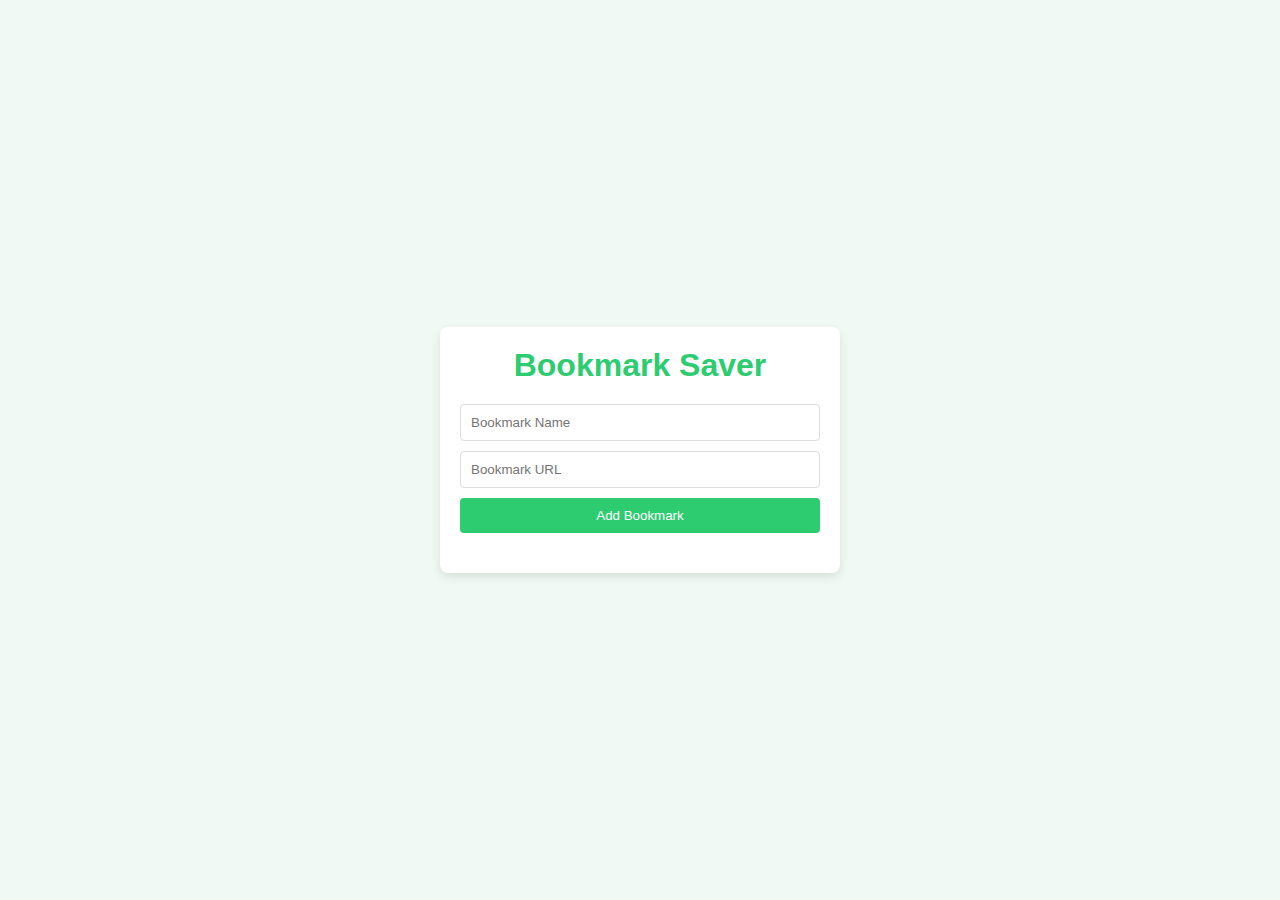
<file: Bookmark-Saver/index.html>
<!DOCTYPE html>
<html lang="en">
<head>
    <meta charset="UTF-8">
    <meta name="viewport" content="width=device-width, initial-scale=1.0">
    <title>Bookmark Saver</title>
    <link rel="stylesheet" href="style.css">
</head>
<body>
    
    <div class="app-container">
        <h1>Bookmark Saver</h1>
        <div class="input-container">
            <input type="text" id="bookmark-name" placeholder="Bookmark Name">
            <input type="url" id="bookmark-url" placeholder="Bookmark URL">
            <button id="add-bookmark">Add Bookmark</button>
        </div>

        <ul id="bookmark-list"></ul>
    </div>

    <script src="script.js"></script>
</body>
</html>
</file>
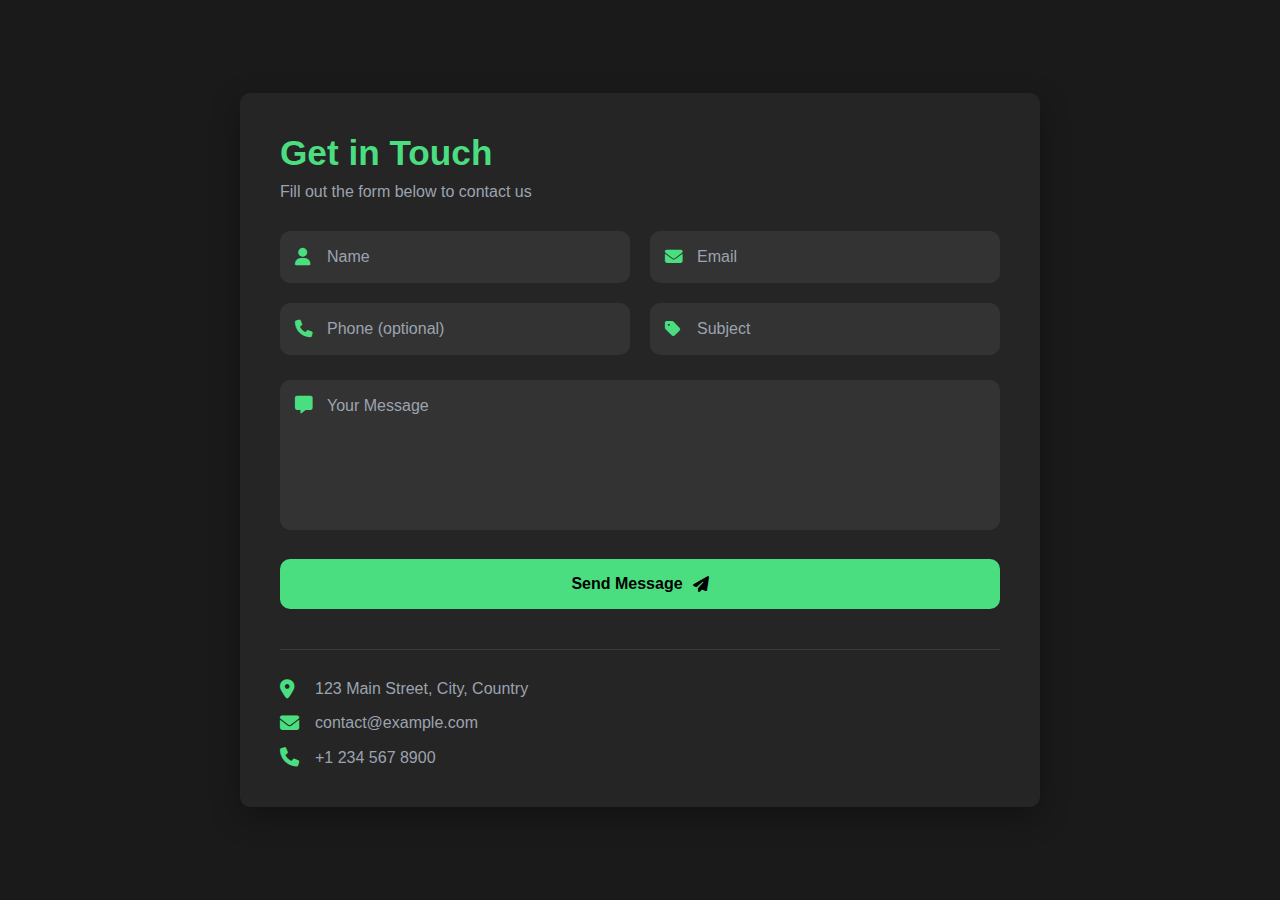
<file: Contact-Form/index.html>
<!DOCTYPE html>
<html lang="en">
  <head>
    <meta charset="UTF-8" />
    <meta name="viewport" content="width=device-width, initial-scale=1.0" />
    <title>Contact Form</title>
    <link rel="stylesheet" href="style.css" />
    <link
      rel="stylesheet"
      href="https://cdnjs.cloudflare.com/ajax/libs/font-awesome/6.7.2/css/all.min.css"
      integrity="sha512-Evv84Mr4kqVGRNSgIGL/F/aIDqQb7xQ2vcrdIwxfjThSH8CSR7PBEakCr51Ck+w+/U6swU2Im1vVX0SVk9ABhg=="
      crossorigin="anonymous"
      referrerpolicy="no-referrer"
    />
  </head>
  <body>

    <div class="container">
      <div class="form-container">
        
        <h1>Get in Touch</h1>
        <p>Fill out the form below to contact us</p>

        <form>
          <div class="input-group">
            <div class="input-field">
              <i class="fas fa-user"></i>
              <input type="text" placeholder="Name" required />
            </div>

            <div class="input-field">
              <i class="fas fa-envelope"></i>
              <input type="email" placeholder="Email" required />
            </div>

            <div class="input-field">
              <i class="fas fa-phone"></i>
              <input type="tel" placeholder="Phone (optional)" />
            </div>

            <div class="input-field">
              <i class="fas fa-tag"></i>
              <input type="text" placeholder="Subject" required />
            </div>
          </div>

          <div class="message-field">
            <i class="fas fa-message"></i>
            <textarea placeholder="Your Message" required></textarea>
          </div>

          <button type="submit">
            <div class="btn-content">
              <span>Send Message</span>
              <i class="fas fa-paper-plane"></i>
            </div>
          </button>
        </form>

        <div class="contact-info">
          <div class="info-item">
            <i class="fas fa-map-marker-alt"></i>
            <span>123 Main Street, City, Country</span>
          </div>
          <div class="info-item">
            <i class="fas fa-envelope"></i>
            <span>contact@example.com</span>
          </div>

          <div class="info-item">
            <i class="fas fa-phone"></i>
            <span>+1 234 567 8900</span>
          </div>
        </div>

      </div>
    </div>


  </body>
</html>
</file>
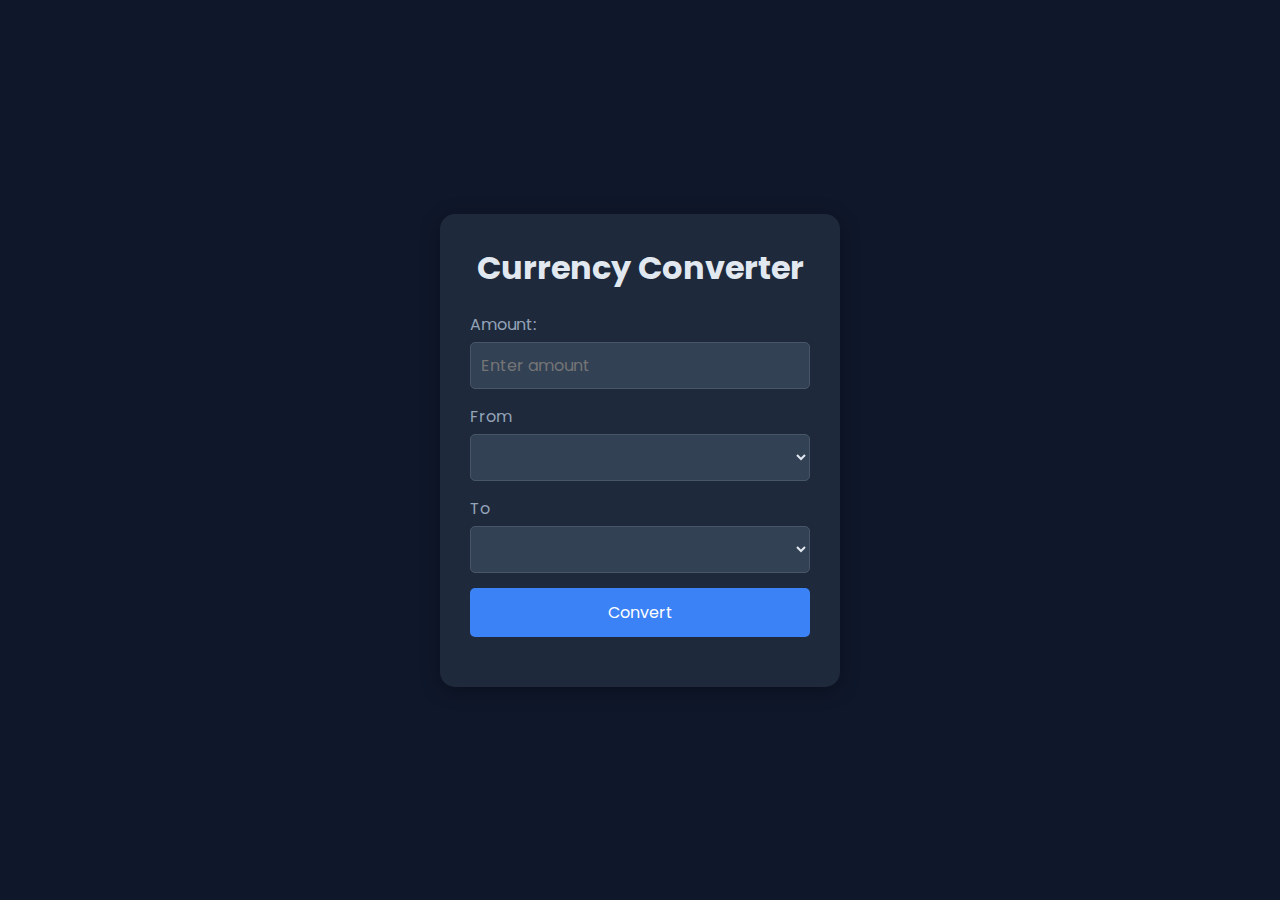
<file: Currency-Converter/index.html>
<!DOCTYPE html>
<html lang="en">
<head>
    <meta charset="UTF-8">
    <meta name="viewport" content="width=device-width, initial-scale=1.0">
    <title>Currency Converter</title>
    <link rel="stylesheet" href="style.css">
</head>
<body>
    
    <div class="container">
        <h1>Currency Converter</h1>

        <form id="converter-form">
            <div class="form-group">
                <label for="amount">Amount:</label>
                <input type="number" id="amount" placeholder="Enter amount" required>
            </div>

            <div class="form-group">
                <label for="from-currency">From</label>
                <select id="from-currency"></select>
            </div>

            <div class="form-group">
                <label for="to-currency">To</label>
                <select id="to-currency"></select>
            </div>
            
            <button type="submit">Convert</button>
        </form>

        <div id="result"></div>
    </div>

    <script src="script.js"></script>
</body>
</html>
</file>
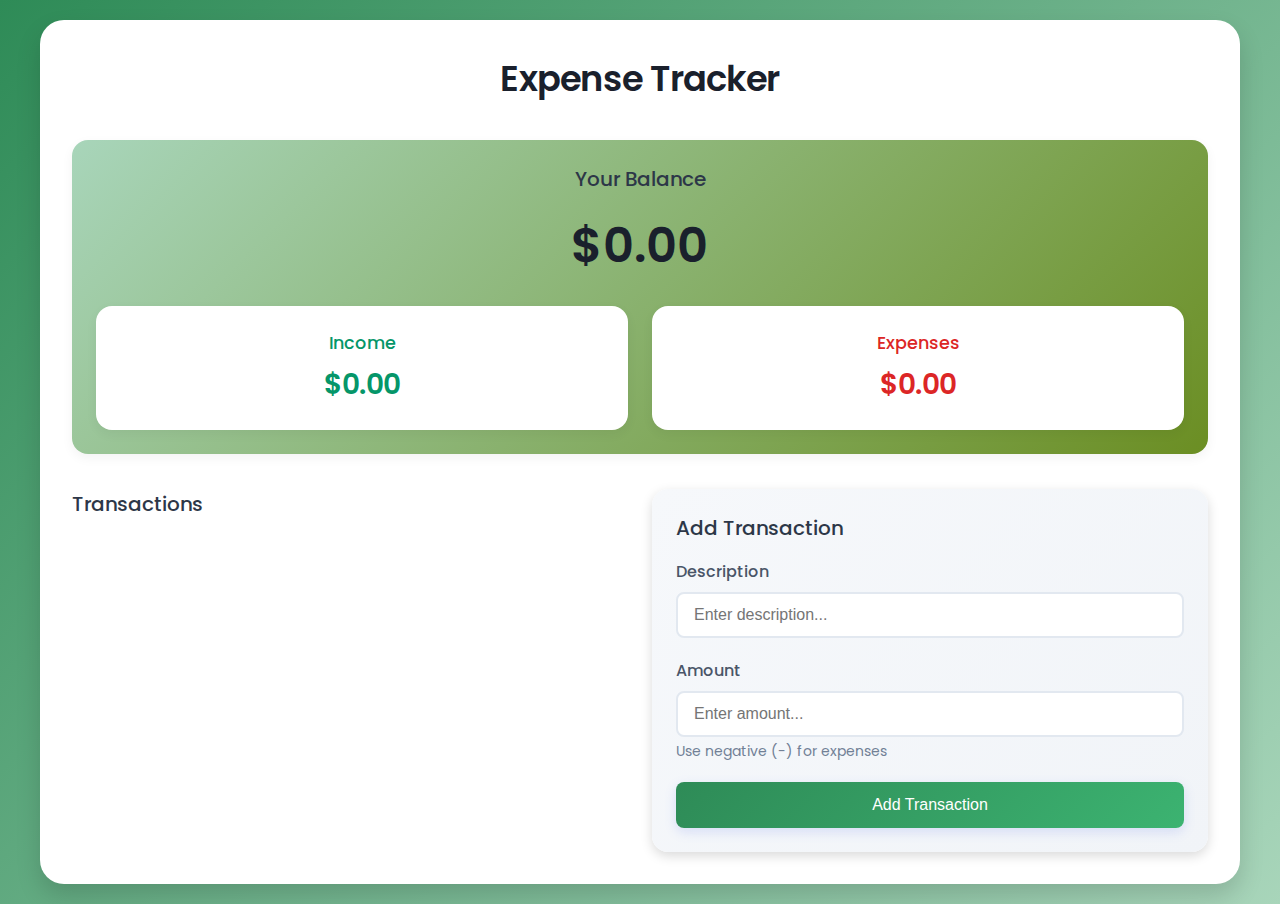
<file: Expense-Tracker/index.html>
<!DOCTYPE html>
<html lang="en">
  <head>
    <meta charset="UTF-8" />
    <meta name="viewport" content="width=device-width, initial-scale=1.0" />
    <title>Expense Tracker</title>
    <link rel="stylesheet" href="style.css" />
    <link
      href="https://fonts.googleapis.com/css?family=Poppins:100,100italic,200,200italic,300,300italic,regular,italic,500,500italic,600,600italic,700,700italic,800,800italic,900,900italic"
      rel="stylesheet"
    />
  </head>
  <body>
    <div class="container">
      <h1>Expense Tracker</h1>

      <div class="balance-container">
        <h2>Your Balance</h2>
        <h1 id="balance">$0.00</h1>

        <div class="summary">
          <div class="income">
            <h3>Income</h3>
            <p id="income-amount">$0.00</p>
          </div>
          <div class="expenses">
            <h3>Expenses</h3>
            <p id="expense-amount">$0.00</p>
          </div>
        </div>
      </div>

      <div class="main-content">
        <div class="transaction-container">
          <h2>Transactions</h2>
          <ul id="transaction-list"></ul>
        </div>

        <div class="form-container">
          <h2>Add Transaction</h2>

          <form id="transaction-form">
            <div class="form-group">
              <label for="description">Description</label>
              <input type="text" id="description" placeholder="Enter description..." required />
            </div>

            <div class="form-group">
              <label for="amount">Amount</label>
              <input type="number" id="amount" placeholder="Enter amount..." required />
              <small>Use negative (-) for expenses</small>
            </div>

            <button type="submit">Add Transaction</button>
          </form>
        </div>
      </div>
    </div>

    <script src="script.js"></script>
  </body>
</html>
</file>
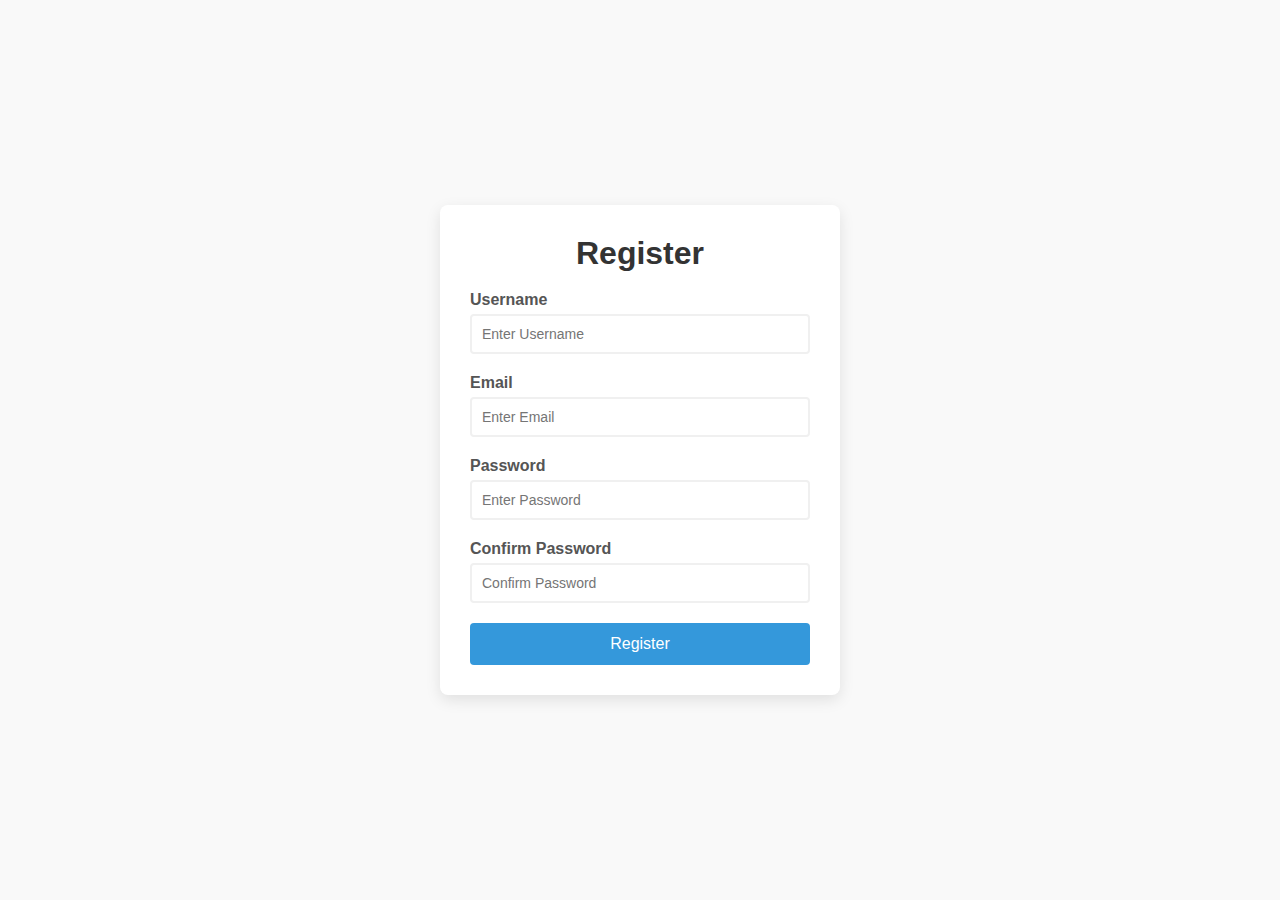
<file: Form-Validator/index.html>
<!DOCTYPE html>
<html lang="en">
<head>
    <meta charset="UTF-8">
    <meta name="viewport" content="width=device-width, initial-scale=1.0">
    <title>Form Validator</title>
    <link rel="stylesheet" href="style.css">
</head>
<body>

    <div class="container">
        <form id="registration-form">
            <h1>Register</h1>

            <div class="form-group">
                <label for="username">Username</label>
                <input type="text" id="username" placeholder="Enter Username">
                <small></small>
            </div>

            <div class="form-group">
                <label for="email">Email</label>
                <input type="email" id="email" placeholder="Enter Email">
                <small></small>
            </div>


            <div class="form-group">
                <label for="password">Password</label>
                <input type="password" id="password" placeholder="Enter Password">
                <small></small>
            </div>


            <div class="form-group">
                <label for="confirmPassword">Confirm Password</label>
                <input type="password" id="confirmPassword" placeholder="Confirm Password">
                <small></small>
            </div>

            <button type="submit">Register</button>
        </form>
    </div>
    

    <script src="script.js"></script>
</body>
</html>
</file>
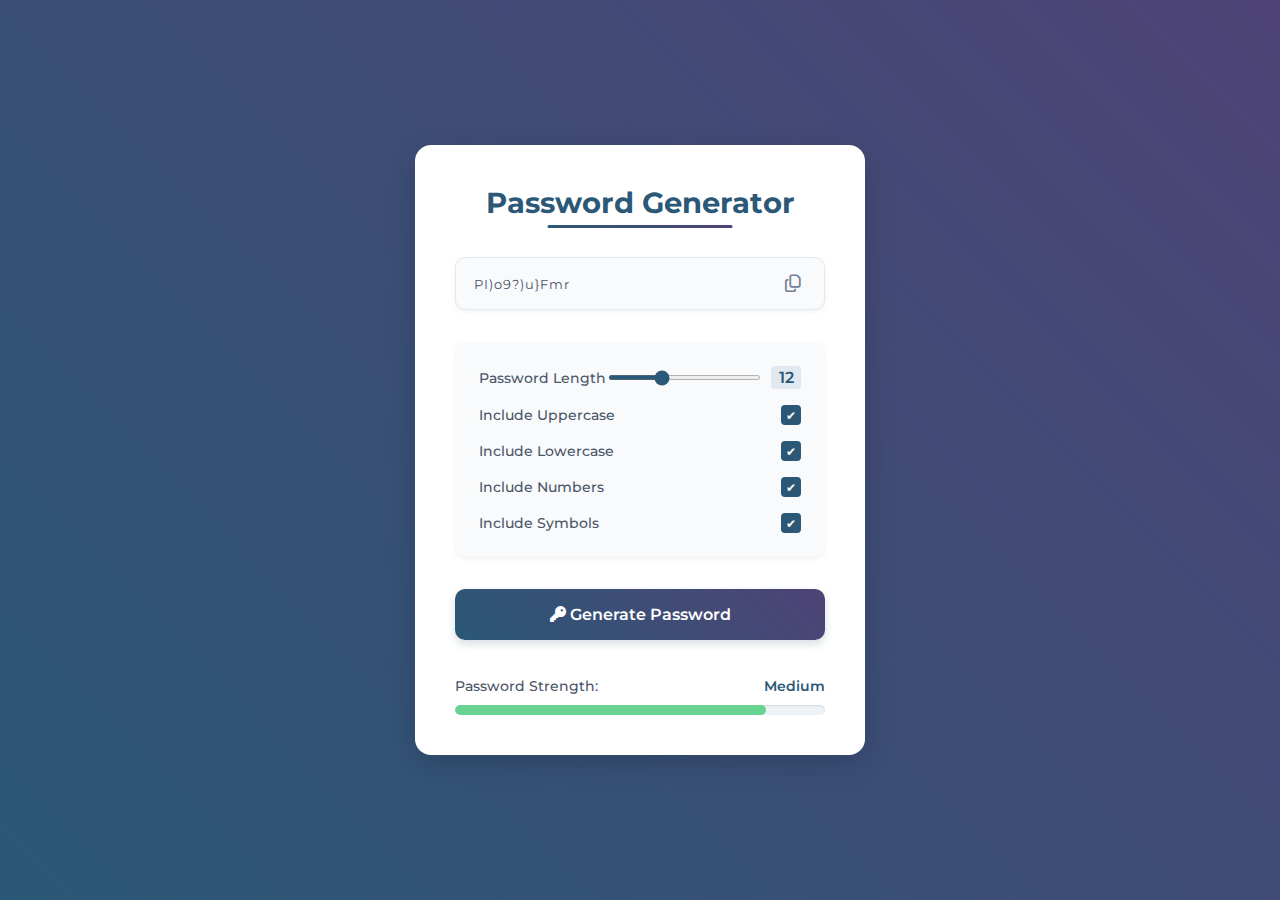
<file: Password-Generator/index.html>
<!DOCTYPE html>
<html lang="en">

<head>
    <meta charset="UTF-8" />
    <meta name="viewport" content="width=device-width, initial-scale=1.0" />
    <title>Password Generator</title>
    <link rel="stylesheet" href="style.css" />
    <link rel="stylesheet" href="https://cdnjs.cloudflare.com/ajax/libs/font-awesome/6.7.2/css/all.min.css"
        integrity="sha512-Evv84Mr4kqVGRNSgIGL/F/aIDqQb7xQ2vcrdIwxfjThSH8CSR7PBEakCr51Ck+w+/U6swU2Im1vVX0SVk9ABhg=="
        crossorigin="anonymous" referrerpolicy="no-referrer" />
</head>

<body>
    <div class="container">
        <h1>Password Generator</h1>

        <div class="password-container">
            <input type="text" readonly id="password" />
            <i class="far fa-copy" id="copy-btn" title="Copy to clipboard"></i>
        </div>

        <div class="options">
            <div class="option">
                <label for="length">Password Length</label>
                <div class="range-container">
                    <input type="range" id="length" min="6" max="24" value="12" />
                    <span id="length-value">12</span>
                </div>
            </div>
            <div class="option">
                <label for="uppercase">Include Uppercase</label>
                <input type="checkbox" id="uppercase" checked />
            </div>
            <div class="option">
                <label for="lowercase">Include Lowercase</label>
                <input type="checkbox" id="lowercase" checked />
            </div>
            <div class="option">
                <label for="numbers">Include Numbers</label>
                <input type="checkbox" id="numbers" checked />
            </div>
            <div class="option">
                <label for="symbols">Include Symbols</label>
                <input type="checkbox" id="symbols" checked />
            </div>
        </div>

        <button id="generate-btn">
            <i class="fas fa-key"></i>
            Generate Password
        </button>

        <div class="strength-container">
            <p>Password Strength: <span id="strength-label">Medium</span></p>

            <div class="strength-meter">
                <div class="strength-bar"></div>
            </div>
        </div>
    </div>

    <script src="script.js"></script>
</body>

</html>
</file>
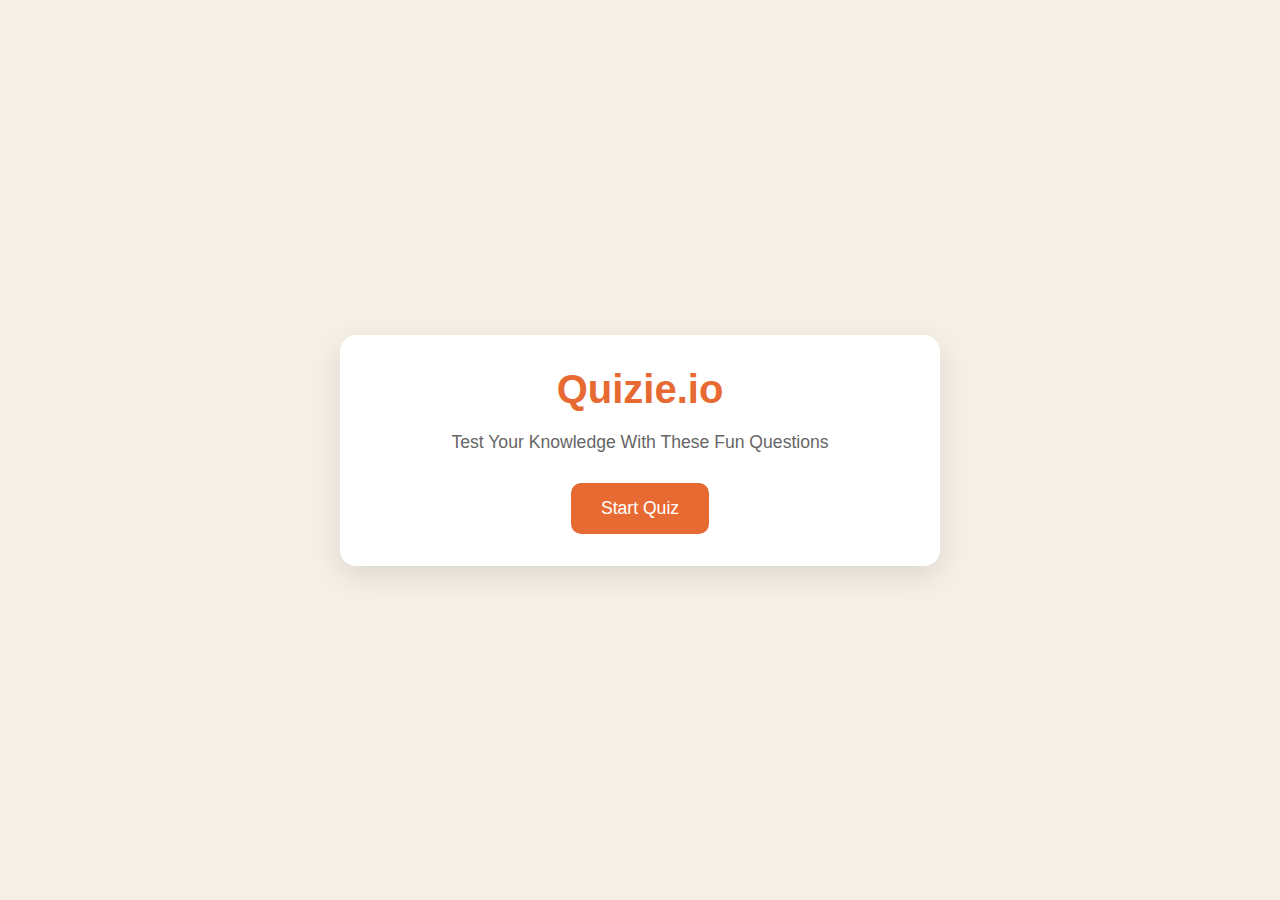
<file: Quiz-Game/index.html>
<!DOCTYPE html>
<html lang="en">

<head>
    <meta charset="UTF-8">
    <meta name="viewport" content="width=device-width, initial-scale=1.0">
    <title>Quiz Game</title>
    <link rel="stylesheet" href="style.css">
</head>

<body>

    <div class="container">

        <div class="screen active" id="start-screen">
            <h1>Quizie.io</h1>
            <p>Test Your Knowledge With These Fun Questions</p>
            <button id="start-btn">Start Quiz</button>
        </div>


        <div class="screen" id="quiz-screen">
            <div class="quiz-header">
                <h2 id="question-text">Question Goes Here</h2>

                <div class="quiz-info">
                    <p>Question <span id="current-question">1</span> of <span id="total-questions">5</span></p>
                    <p>Score: <span id="score">0</span></p>
                </div>
            </div>


            <div id="answers-container" class="answers-container"></div>

            <div class="progress-bar">
                <div class="progress" id="progress"></div>
            </div>
        </div>


        <div id="result-screen" class="screen">
            <h1>Quiz Results</h1>
            <div class="result-info">
                <p>You Scored: <span id="final-score">0</span> out of <span id="max-score">5</span></p>

                <div class="result-message">Good Job!</div>
            </div>

            <button id="restart-btn">Restart Quiz</button>
        </div>


    </div>




    <script src="script.js"></script>

</body>

</html>
</file>
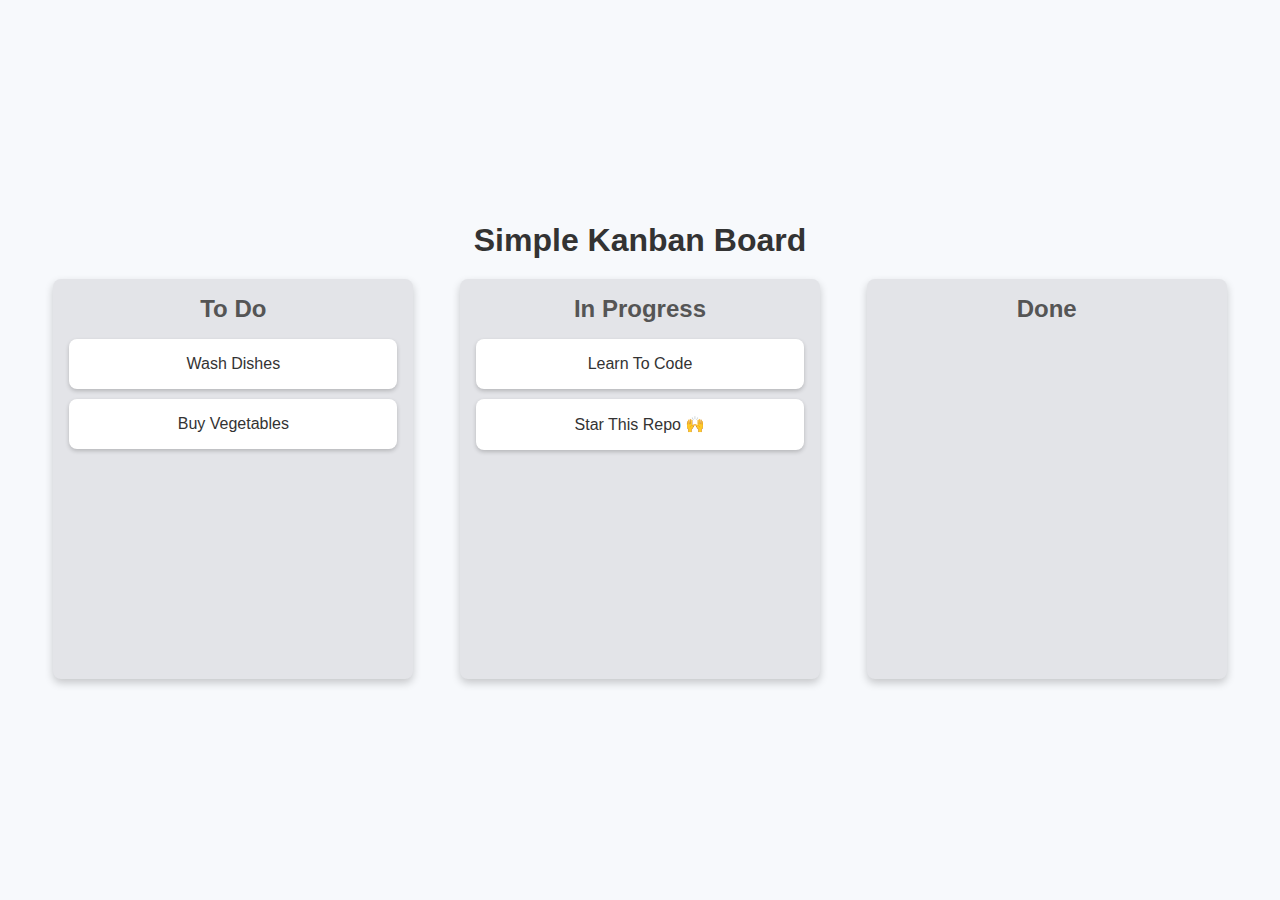
<file: Simple-Kanban-Board/index.html>
<!DOCTYPE html>
<html lang="en">
<head>
    <meta charset="UTF-8">
    <meta name="viewport" content="width=device-width, initial-scale=1.0">
    <title>Simple Kanban Board</title>
    <link rel="stylesheet" href="style.css">
</head>
<body>
    
    <div class="container">
        <h1>Simple Kanban Board</h1>

        <div class="board">
            <div class="list" id="list1">
                <h2>To Do</h2>
                <div class="card" draggable="true" id="card1">Wash Dishes</div>
                <div class="card" draggable="true" id="card2">Buy Vegetables</div>
            </div>


            <div class="list" id="list2">
                <h2>In Progress</h2>
                <div class="card" draggable="true" id="card1">Learn To Code</div>
                <div class="card" draggable="true" id="card2">Star This Repo 🙌</div>
            </div>


            <div class="list" id="list3">
                <h2>Done</h2>
            </div>
        </div>


    </div>


    <script src="script.js"></script>
</body>
</html>
</file>
<file: Bookmark-Saver/style.css>
* {
  margin: 0;
  padding: 0;
  box-sizing: border-box;
}

body {
  font-family: sans-serif;
  background-color: #f0f9f4;
  color: #333;
  display: flex;
  justify-content: center;
  align-items: center;
  height: 100vh;
}

.app-container {
  background-color: #fff;
  padding: 20px;
  border-radius: 8px;
  box-shadow: 0 4px 10px rgba(0, 0, 0, 0.1);
  max-width: 400px;
  width: 90%;
  text-align: center;
}

h1 {
  color: #2ecc71;
  margin-bottom: 20px;
}

.input-container {
  display: flex;
  flex-direction: column;
  gap: 10px;
  margin-bottom: 20px;
}

input {
  padding: 10px;
  border-radius: 4px;
  border: 1px solid #ddd;
}

button {
  padding: 10px;
  background-color: #2ecc71;
  color: white;
  border: none;
  border-radius: 4px;
  cursor: pointer;
  transition: background-color 0.3s ease;
}

button:hover {
  background-color: #27ae60;
}

#bookmark-list {
  list-style: none;
  padding: 0;
}

#bookmark-list li {
  background-color: #f9f9f9;
  padding: 10px;
  border: 1px solid #ddd;
  border-radius: 4px;
  margin-bottom: 10px;
  display: flex;
  justify-content: space-between;
  align-items: center;
}

#bookmark-list a {
  color: #2ecc71;
  text-decoration: none;
}

#bookmark-list button {
  background-color: #e74c3c;
  padding: 5px 10px;
}

#bookmark-list button:hover {
  background-color: #c0392b;
}
</file>
<file: Contact-Form/style.css>
* {
  padding: 0;
  margin: 0;
  box-sizing: border-box;
  font-family: sans-serif;
}

:root {
  --primay-color: #4ade80;
  --primay-dark: #22c55e;
  --bg-dark: #1a1a1a;
  --text-light: #f3f4f6;
  --text-gray: #9ca3af;
  --card-bg: #252525;
  --input-bg: #333;
  --border-radius: 10px;
}

body {
  background-color: var(--bg-dark);
  color: var(--text-light);
  min-height: 100vh;
  display: flex;
  justify-content: center;
  align-items: center;
  padding: 30px 15px;
}

.container {
  width: 100%;
  max-width: 800px;
}

.form-container {
  background-color: var(--card-bg);
  border-radius: var(--border-radius);
  padding: 40px;
  box-shadow: 0 10px 30px rgba(0, 0, 0, 0.3);
  animation: fadeIn 0.5s ease-out;
}

@keyframes fadeIn {
  from {
    opacity: 0;
    transform: translateY(20px);
  }
  to {
    opacity: 1;
    transform: translateY(0);
  }
}

h1 {
  color: var(--primay-color);
  font-size: 2.2rem;
  margin-bottom: 10px;
}

p {
  margin-bottom: 30px;
  color: var(--text-gray);
}

.input-group {
  display: grid;
  grid-template-columns: repeat(auto-fit, minmax(240px, 1fr));
  gap: 20px;
  margin-bottom: 25px;
}

.input-field {
  position: relative;
}

.message-field {
  position: relative;
}

.input-field i,
.message-field i {
  position: absolute;
  top: 50%;
  left: 15px;
  transform: translateY(-50%);
  color: var(--primay-color);
  font-size: 1.1rem;
}

.message-field i {
  top: 25px;
}

input,
textarea {
  width: 100%;
  padding: 15px 15px 15px 45px;
  background-color: var(--input-bg);
  border: 2px solid transparent;
  border-radius: var(--border-radius);
  color: var(--text-light);
  font-size: 1rem;
  transition: all 0.3s ease;
}

textarea {
  height: 150px;
  resize: none;
  margin-bottom: 25px;
}

input:focus,
textarea:focus {
  border-color: var(--primay-color);
  outline: none;
  box-shadow: 0 0 0 3px rgba(74, 222, 128, 0.2);
}

input::placeholder,
textarea::placeholder {
  color: var(--text-gray);
}

button {
  background-color: var(--primay-color);
  color: #000;
  font-weight: 600;
  font-size: 1rem;
  border: none;
  border-radius: var(--border-radius);
  padding: 16px 30px;
  cursor: pointer;
  width: 100%;
  transition: all 0.3s ease;
}

button:hover {
  background-color: var(--primay-dark);
  transform: translateY(-2px);
  box-shadow: 0 5px 15px rgba(74, 222, 128, 0.3);
}

button:active {
  transform: translateY(0);
}

.btn-content {
  display: flex;
  justify-content: center;
  align-items: center;
  gap: 10px;
}

.contact-info {
  margin-top: 40px;
  padding-top: 30px;
  border-top: 1px solid rgb(255, 255, 255, 0.1);
  display: flex;
  flex-direction: column;
  gap: 15px;
}

.info-item {
  display: flex;
  align-items: center;
  gap: 15px;
}

.info-item i {
  color: var(--primay-color);
  font-size: 1.2rem;
  width: 20px;
}

.info-item span {
  color: var(--text-gray);
}

@media (max-width: 600px) {
  .form-container {
    padding: 25px;
  }

  h1 {
    font-size: 1.8rem;
  }

  .input-group {
    grid-template-columns: 1fr;
  }
}
</file>
<file: Currency-Converter/style.css>
@import url('https://fonts.googleapis.com/css2?family=Poppins:ital,wght@0,100;0,200;0,300;0,400;0,500;0,600;0,700;0,800;0,900;1,100;1,200;1,300;1,400;1,500;1,600;1,700;1,800;1,900&display=swap');

* {
    margin: 0;
    padding: 0;
    box-sizing: border-box;
    font-family: 'Poppins', sans-serif;
    font-family: ;
}

:root {
  --bg-primary: #0f172a;
  --bg-secondary: #1e293b;
  --bg-input: #334155;
  --text-primary: #e2e8f0;
  --text-secondary: #94a3b8;
  --border-color: #475569;
  --accent-primary: #3b82f6;
  --accent-hover: #2563eb;
}

body {
  background-color: var(--bg-primary);
  display: flex;
  justify-content: center;
  align-items: center;
  min-height: 100vh;
  padding: 20px;
  font-family: "Poppins", sans-serif;
}

.container {
  width: 100%;
  max-width: 400px;
  background-color: var(--bg-secondary);
  padding: 30px;
  border-radius: 15px;
  box-shadow: 0 4px 20px rgba(0, 0, 0, 0.3);
}

h1 {
  text-align: center;
  color: var(--text-primary);
  margin-bottom: 20px;
}

.form-group {
  margin-bottom: 15px;
}

label {
  display: block;
  margin-bottom: 5px;
  color: var(--text-secondary);
}

input,
select {
  width: 100%;
  padding: 10px;
  background-color: var(--bg-input);
  border: 1px solid var(--border-color);
  border-radius: 5px;
  font-size: 1rem;
  color: var(--text-primary);
}

input:focus,
select:focus {
  outline: none;
  border-color: var(--accent-primary);
  box-shadow: 0 0 0 2px rgba(59, 130, 246, 0.2);
}

button {
  width: 100%;
  padding: 12px;
  background-color: var(--accent-primary);
  color: #fff;
  border: none;
  border-radius: 5px;
  font-size: 1rem;
  cursor: pointer;
  transition: all 0.3s ease;
}

button:hover {
  background-color: var(--accent-hover);
  transform: translateY(-2px);
}

#result {
  margin-top: 20px;
  text-align: center;
  font-size: 1.2rem;
  color: var(--text-primary);
}
</file>
<file: Expense-Tracker/style.css>
* {
  margin: 0;
  padding: 0;
  box-sizing: border-box;
}

body {
  background: linear-gradient(135deg, #2e8b57, #a8d5ba);
  min-height: 100vh;
  font-family: "Poppins", sans-serif;
  display: flex;
  align-items: center;
  justify-content: center;
  padding: 20px;
  color: #2d3436;
}

.container {
  width: 100%;
  max-width: 1200px;
  background-color: #fff;
  padding: 2rem;
  border-radius: 24px;
  box-shadow: 0 12px 24px rgba(0, 0, 0, 0.15);
}

h1 {
  text-align: center;
  color: #1a202c;
  margin-bottom: 35px;
  font-size: 2.2rem;
  font-weight: 600;
  letter-spacing: -0.5px;
}

h2 {
  color: #2d3748;
  margin-bottom: 1rem;
  font-size: 1.25rem;
  font-weight: 500;
}

.balance-container {
  text-align: center;
  margin-bottom: 35px;
  padding: 24px;
  background: linear-gradient(135deg, #a8d5ba, #6b8e23);
  border-radius: 1rem;
  box-shadow: 0 4px 12px rgba(0, 0, 0, 0.05);
}

.balance-container h1 {
  font-size: 3rem;
  margin: 15px 0;
}

.summary {
  display: grid;
  grid-template-columns: 1fr 1fr;
  gap: 24px;
  margin-top: 24px;
}

.main-content {
  display: grid;
  grid-template-columns: 1fr 1fr;
  gap: 24px;
}

.income,
.expenses {
  background-color: white;
  padding: 24px;
  border-radius: 1rem;
  box-shadow: 0 4px 12px rgba(0, 0, 0, 0.05);
  transition: transform 0.2s ease;
}

.income:hover,
.expenses:hover {
  transform: translateY(-2px);
}

.income h3 {
  color: #059669;
  font-size: 1.1rem;
  font-weight: 500;
}

.expenses h3 {
  color: #dc2626;
  font-size: 1.1rem;
  font-weight: 500;
}

.income p,
.expenses p {
  margin-top: 8px;
  font-size: 1.75rem;
  font-weight: 600;
}

.income p {
  color: #059669;
}

.expenses p {
  color: #dc2626;
}

.transaction-container {
  height: 100%;
  display: flex;
  flex-direction: column;
}

#transaction-list {
  list-style: none;
  max-height: 500px;
  overflow-y: auto;
  padding-right: 8px;
  flex-grow: 1;
}

#transaction-list::-webkit-scrollbar {
  width: 8px;
}

#transaction-list::-webkit-scrollbar-track {
  background-color: #f1f1f1;
  border-radius: 4px;
}
#transaction-list::-webkit-scrollbar-thumb {
  background-color: #cbd5e0;
  border-radius: 4px;
}
#transaction-list::-webkit-scrollbar-thumb:hover {
  background-color: #a0aec0;
}

.transaction {
  display: flex;
  justify-content: space-between;
  align-items: center;
  padding: 1rem 1.2rem;
  margin-bottom: 12px;
  border-radius: 12px;
  background-color: #fff;
  box-shadow: 0 2px 8px rgba(0, 0, 0, 0.05);
  transition: all 0.2s ease;
  border-right: 5px solid;
  animation: slideIn 0.3s ease;
}

@keyframes slideIn {
  from {
    opacity: 0;
    transform: translateX(-20px);
  }

  to {
    opacity: 1;
    transform: translateX(0px);
  }
}

.transaction:hover {
  transform: translateX(4px);
  box-shadow: 0 4px 12px rgba(0, 0, 0, 0.1);
}

.transaction.income {
  border-right-color: #059669;
}

.transaction.expense {
  border-right-color: #dc2626;
}

.transaction .delete-btn {
  background: none;
  border: none;
  color: #dc2626;
  cursor: pointer;
  font-size: 1.4rem;
  opacity: 0;
  transition: all 0.2s ease;
  padding: 4px 8px;
  border-radius: 4px;
  margin-left: 12px;
}

.transaction:hover .delete-btn {
  opacity: 1;
}

.transaction .delete-btn:hover {
  background-color: #fee2e2;
  transform: scale(1.1);
}

.form-container {
  background: linear-gradient(135deg, #f6f8fb, #f1f4f8);
  padding: 24px;
  border-radius: 16px;
  box-shadow: 0 4px 12px rgba(0, 0, 0, 0.15);
  height: 100%;
  display: flex;
  flex-direction: column;
}

.form-container form {
  height: 100%;
  display: flex;
  flex-direction: column;
}

.form-group {
  margin-bottom: 20px;
}

label {
  display: block;
  margin-bottom: 8px;
  color: #4a5568;
  font-weight: 500;
}

input {
  width: 100%;
  padding: 12px 16px;
  border: 2px solid #e2e8f0;
  border-radius: 8px;
  font-size: 1rem;
  transition: all 0.2s ease;
  background-color: white;
}

input:focus {
  outline: none;
  border-color: #667eea;
  box-shadow: 0 0 0 3px rgba(102, 126, 234, 0.1);
}

input:hover {
  border-color: #cbd5e0;
}

small {
  color: #718096;
  font-size: 0.875rem;
  margin-top: 4px;
  display: block;
}

button[type="submit"] {
  width: 100%;
  padding: 14px;
  background: linear-gradient(135deg, #2e8b57 0%, #3cb371 100%);
  color: white;
  border: none;
  border-radius: 8px;
  cursor: pointer;
  font-size: 1rem;
  font-weight: 500;
  transition: all 0.2s ease;
  box-shadow: 0 4px 12px rgba(102, 126, 234, 0.2);
  margin-top: auto;
}

button[type="submit"]:hover {
  transform: translateY(-2px);
  box-shadow: 0 6px 16px rgba(102, 126, 234, 0.3);
}

button[type="submit"]:active {
  transform: translateY(0);
}


@media (max-width: 900px) {
  .main-content {
    grid-template-columns: 1fr;
  }

  #transaction-list {
    max-height: 300px;
  }
}

@media (max-width: 480px) {
  .container {
    padding: 24px;
  }

  .summary {
    grid-template-columns: 1fr;
    gap: 16px;
  }

  .balance-container h1 {
    font-size: 2.5rem;
  }

  .income p,
  .expenses p {
    font-size: 1.5rem;
  }

  .transaction {
    padding: 14px 16px;
  }

  h1 {
    font-size: 1.8rem;
  }
}
</file>
<file: Form-Validator/style.css>
* {
    margin: 0;
    padding: 0;
    box-sizing: border-box;
}

body {
    background-color: #f9f9f9;
    font-family: sans-serif;
    display: flex;
    align-items: center;
    justify-content: center;
    min-height: 100vh;
}

.container {
    background-color: #fff;
    border-radius: 8px;
    box-shadow: 0px 5px 15px rgba(0, 0, 0, 0.1);
    width: 100%;
    max-width: 400px;
    padding: 30px;
    overflow: hidden;
}

h1 {
    text-align: center;
    margin-bottom: 1.2rem;
    color: #333;
}

.form-group {
    margin-bottom: 20px;
    position: relative;
}

label {
    display: block;
    margin-bottom: 5px;
    color: #555;
    font-weight: bold;
}

input {
    border: 2px solid #f0f0f0;
    border-radius: 4px;
    display: block;
    width: 100%;
    padding: 10px;
    font-size: 14px;
    transition: border-color 0.3s;
}

input:focus {
    outline: none;
    border-color: #3498db;
}

small{
    visibility: hidden;
    position: absolute;
    bottom: -18px;
    left: 0;
    font-size: 12px;
}

button {
    cursor: pointer;
    background-color: #3498db;
    color: white;
    border: none;
    display: block;
    font-size: 1rem;
    margin-top: 20px;
    padding: 12px;
    border-radius: 4px;
    width: 100%;
    transition: background-color 0.3s;
}

button:hover {
    background-color: #2980b9;
}


.form-group.error input {
    border-color: #e74c3c;
}

.form-group.success input {
    border-color: #2ecc71;
}

.form-group.error small {
    visibility: visible;
    color: #e74c3c;
}
</file>
<file: Password-Generator/style.css>
@import url(https://fonts.googleapis.com/css?family=Montserrat:100,200,300,regular,500,600,700,800,900,100italic,200italic,300italic,italic,500italic,600italic,700italic,800italic,900italic);

:root {
  --primary-color: #2b5876;
  --secondary-color: #4e4376;
  --weak-color: #fc8181;
  --medium-color: #fbd38d;
  --strong-color: #68d391;
}

* {
  margin: 0;
  padding: 0;
  box-sizing: border-box;
  font-family: "Montserrat", sans-serif;
}

body {
  background: linear-gradient(45deg, var(--primary-color), var(--secondary-color));
  min-height: 100vh;
  display: flex;
  justify-content: center;
  align-items: center;
  color: #333;
  padding: 20px;
}

.container {
  background-color: #fff;
  padding: 2.5rem;
  border-radius: 1rem;
  box-shadow: 0 10px 30px rgba(0, 0, 0, 0.15);
  width: 90%;
  max-width: 450px;
}

h1 {
  text-align: center;
  margin-bottom: 1.8rem;
  color: var(--primary-color);
  font-size: 1.8rem;
  font-weight: 700;
  position: relative;
  padding-bottom: 0.5rem;
}

h1::after {
  content: "";
  position: absolute;
  bottom: 0;
  left: 50%;
  transform: translateX(-50%);
  width: 50%;
  height: 3px;
  background: linear-gradient(90deg, var(--primary-color), var(--secondary-color));
  border-radius: 2px;
}

.password-container {
  margin-bottom: 2rem;
  background-color: #f8fafc;
  border-radius: 10px;
  border: 1px solid #e2e8f0;
  overflow: hidden;
  box-shadow: 0 2px 5px rgba(0, 0, 0, 0.05);
  display: flex;
  align-items: center;
  justify-content: space-between;
  padding: 0 1rem 0 0;
}

#password {
  width: 100%;
  padding: 1.1rem;
  padding-right: 50px;
  border: none;
  background: transparent;
  color: #4a5568;
  letter-spacing: 1px;
  outline: none;
  border-radius: 10px;
}

#copy-btn {
  cursor: pointer;
  color: #718096;
  font-size: 1.1rem;
  width: 35px;
  height: 35px;
  display: flex;
  align-items: center;
  justify-content: center;
  border-radius: 50%;
}

#copy-btn:hover {
  color: var(--primary-color);
}

.options {
  margin-bottom: 2rem;
  background-color: #f8fafc;
  padding: 1.5rem;
  border-radius: 10px;
  box-shadow: 0 2px 5px rgba(0, 0, 0, 0.05);
}

.option {
  display: flex;
  justify-content: space-between;
  align-items: center;
  margin-bottom: 1rem;
}

.option:last-child {
  margin-bottom: 0;
}

.option label {
  font-size: 0.9rem;
  color: #4a5568;
  font-weight: 500;
}

.range-container {
  display: flex;
  align-items: center;
  gap: 10px;
  width: 60%;
}

input[type="range"] {
  accent-color: var(--primary-color);
  height: 5px;
  cursor: pointer;
  flex: 1;
}

input[type="checkbox"] {
  width: 20px;
  height: 20px;
  border: 2px solid var(--primary-color);
  appearance: none;
  border-radius: 4px;
  cursor: pointer;
  outline: none;
  position: relative;
  transition: all 0.3s;
}

input[type="checkbox"]:checked {
  background-color: var(--primary-color);
}

input[type="checkbox"]:checked::after {
  content: "\2714";
  position: absolute;
  color: white;
  left: 50%;
  top: 50%;
  transform: translate(-50%, -50%);
  font-size: 12px;
}

#length-value {
  font-weight: 600;
  color: var(--primary-color);
  width: 30px;
  text-align: center;
  background: #e2e8f0;
  border-radius: 4px;
  padding: 2px 5px;
}

button {
  width: 100%;
  padding: 1rem;
  background: linear-gradient(45deg, var(--primary-color), var(--secondary-color));
  color: white;
  border: none;
  border-radius: 10px;
  font-size: 1rem;
  font-weight: 600;
  cursor: pointer;
  transition: all 0.3s;
  margin-bottom: 1.5rem;
  box-shadow: 0 4px 8px rgba(43, 88, 118, 0.2);
}

button:hover {
  transform: translateY(-2px);
}

button:active {
  transform: translateY(0);
}

.strength-container {
  margin-top: 0.8rem;
}

.strength-container p {
  font-size: 0.9rem;
  color: #4a5568;
  margin-bottom: 0.6rem;
  display: flex;
  justify-content: space-between;
  font-weight: 500;
}

#strength-label {
  color: var(--primary-color);
  font-weight: 600;
}

.strength-meter {
  height: 10px;
  background-color: #edf2f7;
  border-radius: 5px;
  margin-top: 0.5rem;
  overflow: hidden;
  box-shadow: inset 0 1px 2px rgba(0, 0, 0, 0.1);
}

.strength-bar {
  height: 100%;
  width: 0;
  min-width: 50%;
  background-color: var(--medium-color);
  transition: all 0.3s ease;
  border-radius: 5px;
}

@media (max-width: 768px) {
  .container {
    width: 95%;
    padding: 1.8rem;
  }

  h1 {
    font-size: 1.6rem;
  }

  .option label {
    font-size: 0.9rem;
  }
}
</file>
<file: Quiz-Game/style.css>
* {
    margin: 0;
    padding: 0;
    box-sizing: border-box;
}

body {
    background: #f5efe6;
    display: flex;
    justify-content: center;
    align-items: center;
    min-height: 100vh;
    padding: 1rem;
    font-family: sans-serif;
}

.container {
    background-color: #fff;
    border-radius: 1rem;
    box-shadow: 0 10px 30px rgba(0, 0, 0, 0.1);
    width: 100%;
    max-width: 600px;
    overflow: hidden;
    position: relative;
}

.screen {
    display: none;
    padding: 2rem;
    text-align: center;
}

.screen.active {
    display: block;
}


#start-screen h1{
    color: #e86a33;
    margin-bottom: 20px;
    font-size: 2.5rem;
}

#start-screen p {
    color: #666;
    font-size: 1.1rem;
    margin-bottom: 30px;
}

.quiz-header{
    margin-bottom: 1rem;
}

#question-text{
    color: #333;
    font-size: 1.5rem;
    margin-bottom: 1rem;
    line-height: 1.4;
}

.quiz-info{
    display: flex;
    justify-content: space-between;
    color: #666;
    margin-bottom: 10px;
}

.answers-container {
    display: flex;
    flex-direction: column;
    gap: 10px;
    margin-bottom: 25px;
}

.answer-btn{
    background-color: #f8f0e5;
    color: #333;
    border: 2px solid #eadbc8;
    border-radius: 10px;
    padding: 1rem;
    cursor: pointer;
    text-align: left;
    transition: all 0.3s ease;
}

.answer-btn:hover {
    background-color: #eadbc8;
    border-color:#dac0ae;

}

.answer-btn.correct {
    background-color: #e6fff0;
    border-color: #a3f0c4;
    color: #28a745;
}

.answer-btn.incorrect {
    background-color: #fff0f0;
    border-color: #ffdbdb;
    color: #dc3545;
}

.progress-bar {
    height: 10px;
    background-color: #f8f0e5;
    border-radius: 5px;
    overflow: hidden;
    margin-top: 20px;
}

.progress {
    height: 100%;
    background-color: #e86a33;
    width: 0%;
    transition: width 0.3s ease;
}

#result-screen h1 {
    color: #e86a33;
    margin-bottom: 30px;
}

.result-info {
    background-color: #f8f0e5;
    border-radius: 10px;
    padding: 20px;
    margin-bottom: 30px;
}

.result-info p {
    font-size: 1.2rem;
    color: #333;
    margin-bottom: 1rem;
}

#result-message {
    font-size: 1.5rem;
    font-weight: 600;
    color: #e86a33;
}

button {
    background-color: #e86a33;
    color:white;
    border: none;
    border-radius: 10px;
    padding: 15px 30px;
    font-size: 1.1rem;
    cursor: pointer;
    transition: all 0.3s ease;
}

button:hover {
    background-color: #d45b28;
}


@media (max-width: 500px) {

    .screen{
        padding: 1rem;
    }

    #start-screen h1 {
        font-size: 2rem;
    }

    #question-text {
        font-size: 1.3rem;
    }

    .answer-btn {
        padding: 12px;
    }

    button {
        padding: 12px 25px;
        font-size: 1rem;
    }
}
</file>
<file: Simple-Kanban-Board/style.css>
* {
    margin: 0;
    padding: 0;
    box-sizing: border-box;
}

body {
    font-family: sans-serif;
    background-color: #f7f9fc;
    display: flex;
    justify-content: center;
    align-items: center;
    min-height: 100vh;
}

.container {
    text-align: center;
    width: 100%;
    padding: 1.2rem;
}

h1 {
    color: #333;
    margin-bottom: 20px;
    font-size: 2rem;
}

.board {
    display: flex;
    justify-content: space-around;
    align-items: flex-start;
    width: 100%;
    max-width: 1200px;
    margin: 0 auto;
    gap: 20px;
}

.list {
    background-color: #e3e4e8;
    padding: 1rem;
    border-radius: 8px;
    width: 30%;
    min-height: 400px;
    box-shadow: 0 4px 8px rgba(0, 0, 0, 0.2);
}

.list h2 {
    color: #555;
    margin-bottom: 1rem;
    font-size: 1.5rem;
}

.card {
    background-color: white;
    color: #333;
    padding: 1rem;
    margin-bottom: 10px;
    border-radius: 8px;
    cursor: grab;
    box-shadow: 0 2px 4px rgba(0, 0, 0, 0.2);
    transition: transform 0.2s, box-shadow 0.2s;
}

.card:active {
    cursor: grabbing;
    transform: scale(1.05);
    box-shadow: 0 4px 8px rgba(0, 0, 0, 0.2);
}

.list.over {
    background-color: #d1d3d8;
}


@media(max-width: 768px) {
    .board {
        flex-direction: column;
        align-items: center;
    }

    .list {
        width: 80%;
        margin-bottom: 20px;
    }
}
</file>
